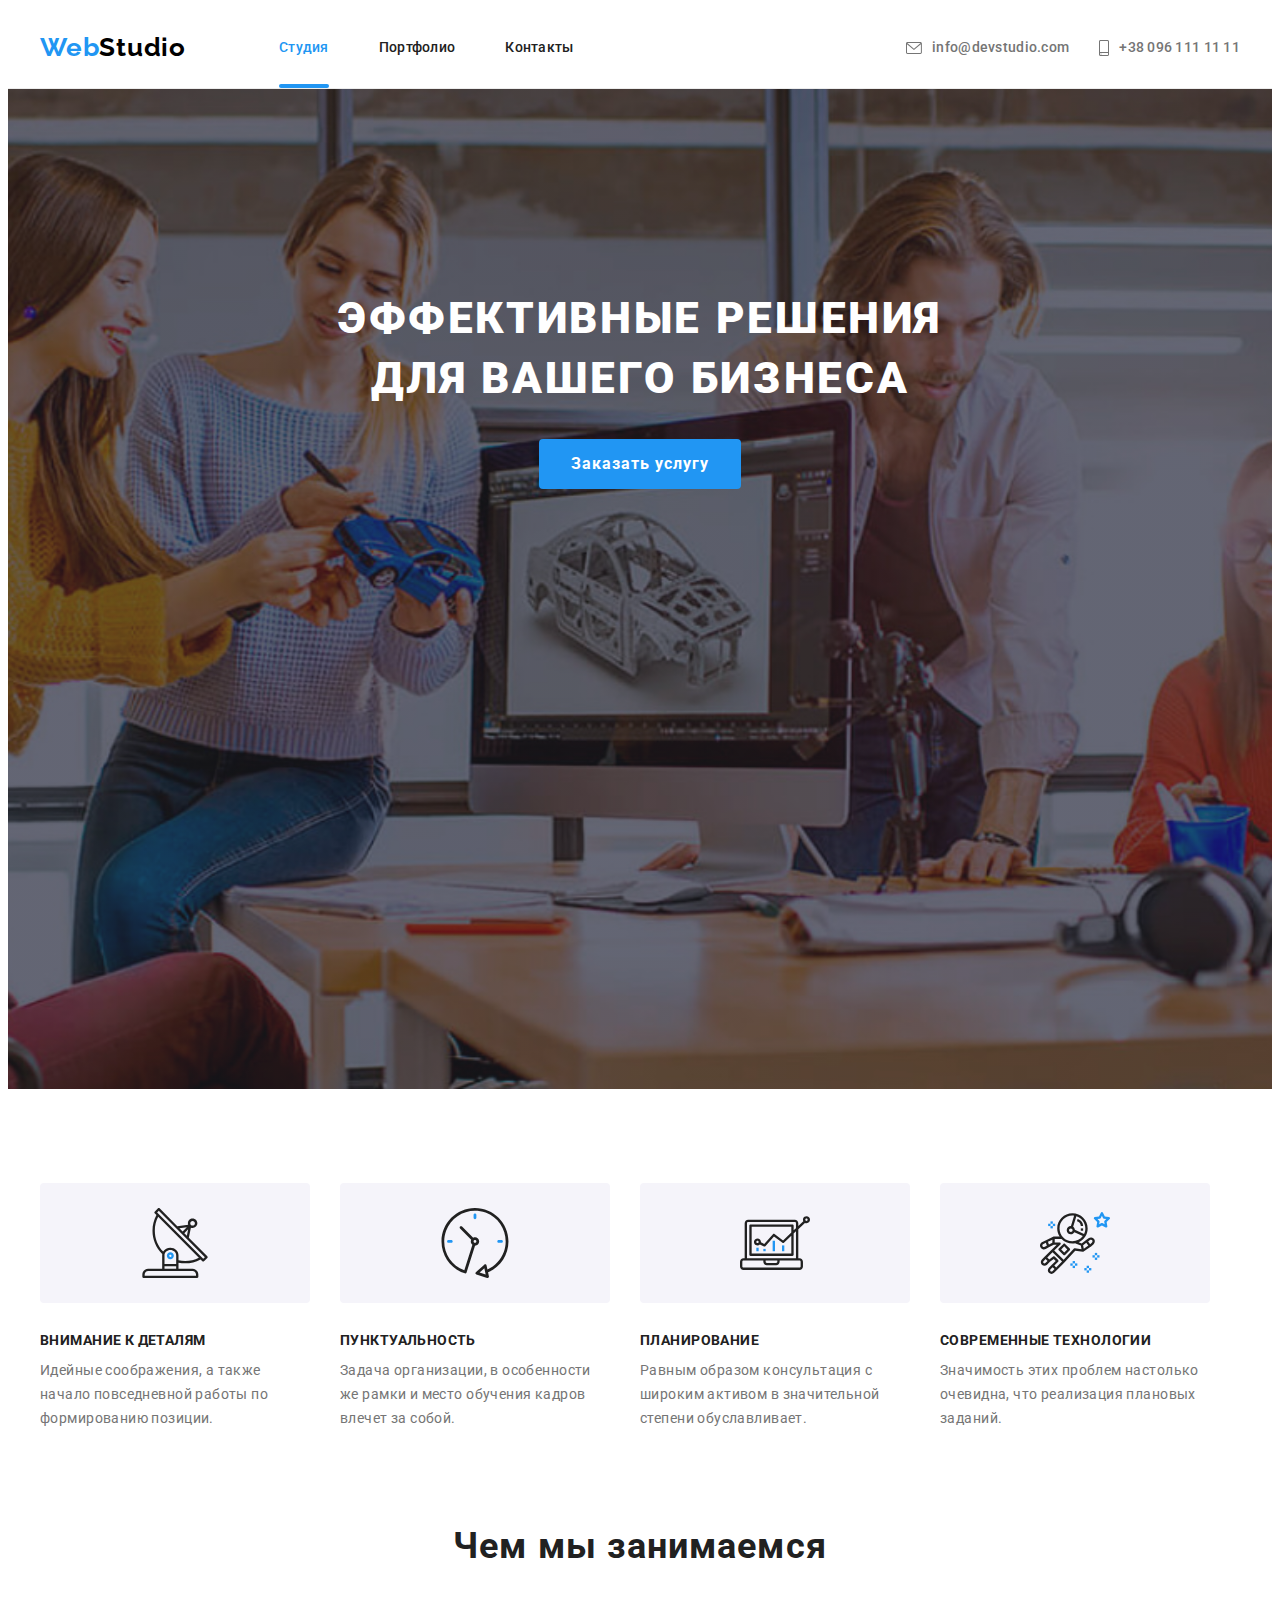
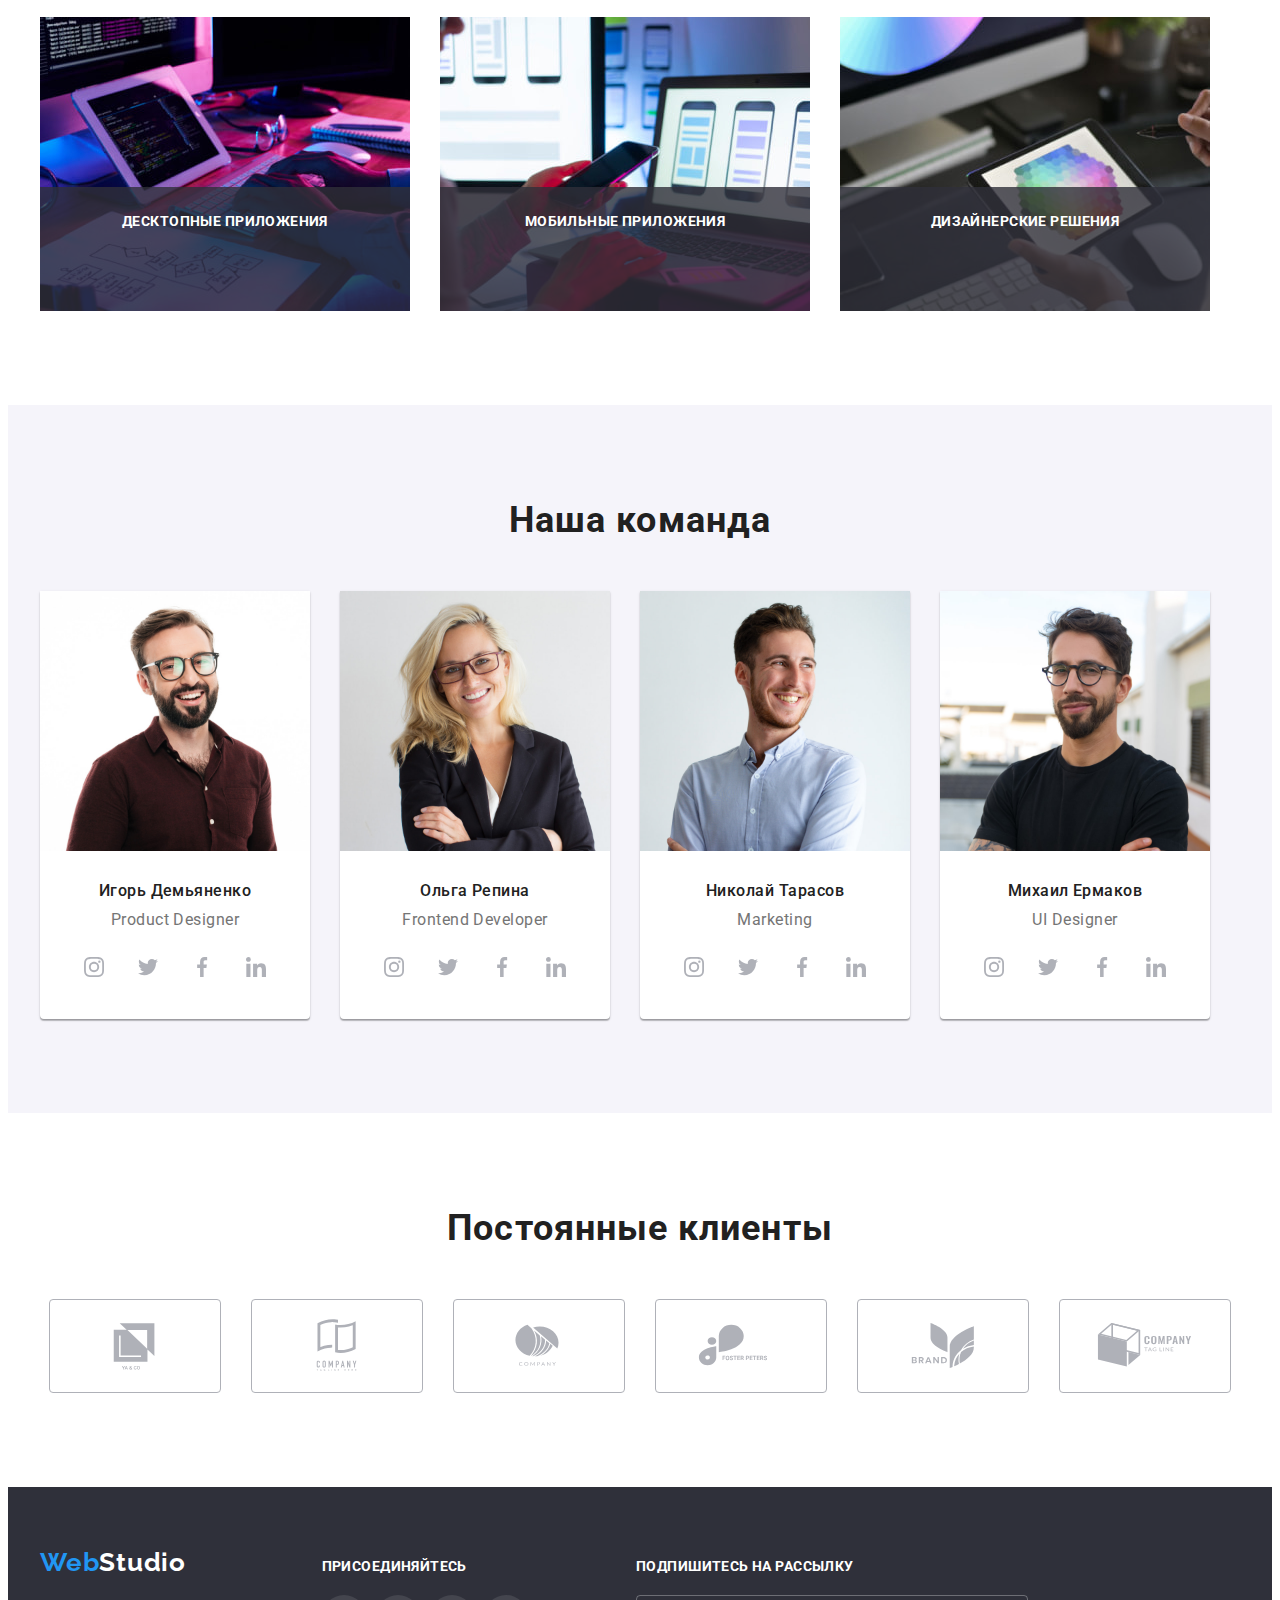
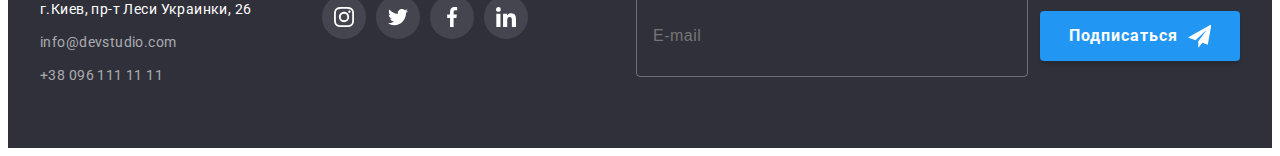
<file: index.html>
<!DOCTYPE html>
<html lang="ru">
  <head>
    <meta charset="UTF-8" />
    <meta http-equiv="X-UA-Compatible" content="IE=edge" />
    <meta name="viewport" content="width=device-width, initial-scale=1.0" />
    <title>Студия</title>
    <!--Google Fonts-->
    <link rel="preconnect" href="https://fonts.googleapis.com" />
    <link rel="preconnect" href="https://fonts.gstatic.com" crossorigin />
    <link
      href="https://fonts.googleapis.com/css2?family=Raleway:wght@700&family=Roboto:wght@400;500;700;900&display=swap"
      rel="stylesheet"
    />
    <!-- Modern-normalize -->
    <link
      rel="stylesheet"
      href="https://cdnjs.cloudflare.com/ajax/libs/modern-normalize/1.1.0/modern-normalize.min.css"
      integrity="sha512-wpPYUAdjBVSE4KJnH1VR1HeZfpl1ub8YT/NKx4PuQ5NmX2tKuGu6U/JRp5y+Y8XG2tV+wKQpNHVUX03MfMFn9Q=="
      crossorigin="anonymous"
      referrerpolicy="no-referrer"
    />
    <!--Пользовательские стили-->
    <link rel="stylesheet" href="./CSS/styles.css" />
  </head>
  <body>
    <!--Шапка сайта-->
    <header class="header">
      <div class="container header-container">
        <!--Логотип компании-->
        <a class="logo link" href="./index.html" aria-label="Логотип сайта" lang="en"
          >Web<span class="header-studio">Studio</span></a
        >
        <!--Навигация сайта-->
        <nav class="navigation">
          <ul class="list navigation-list">
            <li class="navigation-item">
              <a class="link navigation-link current" href="./index.html">Студия</a>
            </li>
            <li class="navigation-item">
              <a class="link navigation-link" href="./portfolio.html">Портфолио</a>
            </li>
            <li class="navigation-item">
              <a class="link navigation-link" href="#contacts">Контакты</a>
            </li>
          </ul>
        </nav>
        <!--Контактные данные-->
        <ul class="list contacts-list">
          <li class="contacts-item">
            <a class="link contacts-link" href="mailto:info@devstudio.com">
              <svg class="contacts-icon" width="16px" height="12px">
                <use href="./images/sprite.svg#mail"></use>
              </svg>
              info@devstudio.com</a
            >
          </li>
          <li class="contacts-item">
            <a class="link contacts-link" href="tel:+380961111111">
              <svg class="contacts-icon" width="10px" height="16px">
                <use href="./images/sprite.svg#smartphone"></use>
              </svg>
              +38 096 111 11 11</a
            >
          </li>
        </ul>
      </div>
    </header>
    <!--Основной контент сайта-->
    <main>
      <!--Герой-->
      <section class="hero">
        <div class="container">
          <h1 class="main-title">Эффективные решения для вашего бизнеса</h1>
          <button class="btn hero-btn" type="button" data-modal-open>Заказать услугу</button>
        </div>
      </section>
      <!--Преимущества студии-->
      <section class="advantages section">
        <div class="container">
          <h2 class="visually-hidden">Преимущества студии</h2>
          <ul class="list advantages-list">
            <li class="advantages-item">
              <div class="advantages-frame">
                <svg class="advantages-icon">
                  <use href="./images/sprite.svg#antenna"></use>
                </svg>
              </div>
              <h3 class="advantages-title">Внимание к деталям</h3>
              <p class="advantages-description">
                Идейные соображения, а также начало повседневной работы по формированию позиции.
              </p>
            </li>
            <li class="advantages-item">
              <div class="advantages-frame">
                <svg class="advantages-icon">
                  <use href="./images/sprite.svg#clock"></use>
                </svg>
              </div>
              <h3 class="advantages-title">Пунктуальность</h3>
              <p class="advantages-description">
                Задача организации, в особенности же рамки и место обучения кадров влечет за собой.
              </p>
            </li>
            <li class="advantages-item">
              <div class="advantages-frame">
                <svg class="advantages-icon">
                  <use href="./images/sprite.svg#diagram"></use>
                </svg>
              </div>
              <h3 class="advantages-title">Планирование</h3>
              <p class="advantages-description">
                Равным образом консультация с широким активом в значительной степени обуславливает.
              </p>
            </li>
            <li class="advantages-item">
              <div class="advantages-frame">
                <svg class="advantages-icon">
                  <use href="./images/sprite.svg#astronaut"></use>
                </svg>
              </div>
              <h3 class="advantages-title">Современные технологии</h3>
              <p class="advantages-description">
                Значимость этих проблем настолько очевидна, что реализация плановых заданий.
              </p>
            </li>
          </ul>
        </div>
      </section>
      <!--Веб-разработка для разных гаджетов-->
      <section class="direction section">
        <div class="container">
          <h2 class="direction-title">Чем мы занимаемся</h2>
          <ul class="list direction-list">
            <li class="direction-item">
              <img
                class="direction-img"
                src="./images/main/desktop.jpg"
                alt="Веб-сайт для рабочего стола"
                width="370"
                height="294"
              />
              <p class="direction-description">Десктопные приложения</p>
            </li>
            <li class="direction-item">
              <img
                class="direction-img"
                src="./images/main/phone.jpg"
                alt="Веб-сайт для мобильного телефона"
                width="370"
                height="294"
              />
              <p class="direction-description">Мобильные приложения</p>
            </li>
            <li class="direction-item">
              <img
                class="direction-img"
                src="./images/main/tablet.jpg"
                alt="Веб-сайт для планшета"
                width="370"
                height="294"
              />
              <p class="direction-description">Дизайнерские решения</p>
            </li>
          </ul>
        </div>
      </section>
      <!--Команда-->
      <section class="team section">
        <div class="container">
          <h2 class="team-title">Наша команда</h2>
          <ul class="list team-list">
            <li class="team-item">
              <img
                class="team-img"
                src="./images/team/Igor.jpg"
                alt="портрет Игоря Демьяненко"
                width="270"
                height="260"
              />
              <div class="photo-description">
                <h3 class="photo-title">Игорь Демьяненко</h3>
                <p class="position">Product Designer</p>
                <ul class="social-list list">
                  <li class="social-items">
                    <a
                      class="social-link link"
                      href=""
                      target="_blank"
                      rel="noopener noreferrer"
                      aria-label="иконка Instagram"
                    >
                      <svg class="socials-icon" width="20" height="20">
                        <use href="./images/sprite.svg#instagram"></use>
                      </svg>
                    </a>
                  </li>
                  <li class="social-items">
                    <a
                      class="social-link link"
                      href=""
                      target="_blank"
                      rel="noopener noreferrer"
                      aria-label="иконка Twitter"
                    >
                      <svg class="socials-icon" width="20" height="20">
                        <use href="./images/sprite.svg#twitter"></use>
                      </svg>
                    </a>
                  </li>
                  <li class="social-items">
                    <a
                      class="social-link link"
                      href=""
                      target="_blank"
                      rel="noopener noreferrer"
                      aria-label="иконка Facebook"
                    >
                      <svg class="socials-icon" width="20" height="20">
                        <use href="./images/sprite.svg#facebook"></use>
                      </svg>
                    </a>
                  </li>
                  <li class="social-items">
                    <a
                      class="social-link link"
                      href=""
                      target="_blank"
                      rel="noopener noreferrer"
                      aria-label="иконка Linkedin"
                    >
                      <svg class="socials-icon" width="20" height="20">
                        <use href="./images/sprite.svg#linkedin"></use>
                      </svg>
                    </a>
                  </li>
                </ul>
              </div>
            </li>
            <li class="team-item">
              <img
                class="team-img"
                src="./images/team/Olga.jpg"
                alt="портрет Ольги Репиной"
                width="270"
                height="260"
              />
              <div class="photo-description">
                <h3 class="photo-title">Ольга Репина</h3>
                <p class="position">Frontend Developer</p>
                <ul class="social-list list">
                  <li class="social-items">
                    <a
                      class="social-link link"
                      href=""
                      target="_blank"
                      rel="noopener noreferrer"
                      aria-label="иконка Instagram"
                    >
                      <svg class="socials-icon" width="20" height="20">
                        <use href="./images/sprite.svg#instagram"></use>
                      </svg>
                    </a>
                  </li>
                  <li class="social-items">
                    <a
                      class="social-link link"
                      href=""
                      target="_blank"
                      rel="noopener noreferrer"
                      aria-label="иконка Twitter"
                    >
                      <svg class="socials-icon" width="20" height="20">
                        <use href="./images/sprite.svg#twitter"></use>
                      </svg>
                    </a>
                  </li>
                  <li class="social-items">
                    <a
                      class="social-link link"
                      href=""
                      target="_blank"
                      rel="noopener noreferrer"
                      aria-label="иконка Facebook"
                    >
                      <svg class="socials-icon" width="20" height="20">
                        <use href="./images/sprite.svg#facebook"></use>
                      </svg>
                    </a>
                  </li>
                  <li class="social-items">
                    <a
                      class="social-link link"
                      href=""
                      target="_blank"
                      rel="noopener noreferrer"
                      aria-label="иконка Linkedin"
                    >
                      <svg class="socials-icon" width="20" height="20">
                        <use href="./images/sprite.svg#linkedin"></use>
                      </svg>
                    </a>
                  </li>
                </ul>
              </div>
            </li>
            <li class="team-item">
              <img
                class="team-img"
                src="./images/team/Nikolay.jpg"
                alt="портрет Николая Тарасова"
                width="270"
                height="260"
              />
              <div class="photo-description">
                <h3 class="photo-title">Николай Тарасов</h3>
                <p class="position">Marketing</p>
                <ul class="social-list list">
                  <li class="social-items">
                    <a
                      class="social-link link"
                      href=""
                      target="_blank"
                      rel="noopener noreferrer"
                      aria-label="иконка Instagram"
                    >
                      <svg class="socials-icon" width="20" height="20">
                        <use href="./images/sprite.svg#instagram"></use>
                      </svg>
                    </a>
                  </li>
                  <li class="social-items">
                    <a
                      class="social-link link"
                      href=""
                      target="_blank"
                      rel="noopener noreferrer"
                      aria-label="иконка Twitter"
                    >
                      <svg class="socials-icon" width="20" height="20">
                        <use href="./images/sprite.svg#twitter"></use>
                      </svg>
                    </a>
                  </li>
                  <li class="social-items">
                    <a
                      class="social-link link"
                      href=""
                      target="_blank"
                      rel="noopener noreferrer"
                      aria-label="иконка Facebook"
                    >
                      <svg class="socials-icon" width="20" height="20">
                        <use href="./images/sprite.svg#facebook"></use>
                      </svg>
                    </a>
                  </li>
                  <li class="social-items">
                    <a
                      class="social-link link"
                      href=""
                      target="_blank"
                      rel="noopener noreferrer"
                      aria-label="иконка Linkedin"
                    >
                      <svg class="socials-icon" width="20" height="20">
                        <use href="./images/sprite.svg#linkedin"></use>
                      </svg>
                    </a>
                  </li>
                </ul>
              </div>
            </li>
            <li class="team-item">
              <img
                class="team-img"
                src="./images/team/Michail.jpg"
                alt="портрет Михаила Ермакова"
                width="270"
                height="260"
              />
              <div class="photo-description">
                <h3 class="photo-title">Михаил Ермаков</h3>
                <p class="position">UI Designer</p>
                <ul class="social-list list">
                  <li class="social-items">
                    <a
                      class="social-link link"
                      href=""
                      target="_blank"
                      rel="noopener noreferrer"
                      aria-label="иконка Instagram"
                    >
                      <svg class="socials-icon" width="20" height="20">
                        <use href="./images/sprite.svg#instagram"></use>
                      </svg>
                    </a>
                  </li>
                  <li class="social-items">
                    <a
                      class="social-link link"
                      href=""
                      target="_blank"
                      rel="noopener noreferrer"
                      aria-label="иконка Twitter"
                    >
                      <svg class="socials-icon" width="20" height="20">
                        <use href="./images/sprite.svg#twitter"></use>
                      </svg>
                    </a>
                  </li>
                  <li class="social-items">
                    <a
                      class="social-link link"
                      href=""
                      target="_blank"
                      rel="noopener noreferrer"
                      aria-label="иконка Facebook"
                    >
                      <svg class="socials-icon" width="20" height="20">
                        <use href="./images/sprite.svg#facebook"></use>
                      </svg>
                    </a>
                  </li>
                  <li class="social-items">
                    <a
                      class="social-link link"
                      href=""
                      target="_blank"
                      rel="noopener noreferrer"
                      aria-label="иконка Linkedin"
                    >
                      <svg class="socials-icon" width="20" height="20">
                        <use href="./images/sprite.svg#linkedin"></use>
                      </svg>
                    </a>
                  </li>
                </ul>
              </div>
            </li>
          </ul>
        </div>
      </section>
      <!-- Постоянные клиенты -->
      <section class="section clients">
        <div class="container">
          <h2 class="clients-title">Постоянные клиенты</h2>
          <ul class="clients-list list">
            <li class="clients-item">
              <a href="" class="clients-link" aria-label="логотип YA&CO">
                <svg class="clients-icon">
                  <use href="./images/sprite.svg#ya-co"></use>
                </svg>
              </a>
            </li>
            <li class="clients-item">
              <a href="" class="clients-link" aria-label="логотип TagLine Here Company">
                <svg class="clients-icon">
                  <use href="./images/sprite.svg#company-tag-here"></use>
                </svg>
              </a>
            </li>
            <li class="clients-item">
              <a href="" class="clients-link" aria-label="логотип Company">
                <svg class="clients-icon">
                  <use href="./images/sprite.svg#company"></use>
                </svg>
              </a>
            </li>
            <li class="clients-item">
              <a href="" class="clients-link" aria-label="логотип Foster Peters">
                <svg class="clients-icon">
                  <use href="./images/sprite.svg#foster-peters"></use>
                </svg>
              </a>
            </li>
            <li class="clients-item">
              <a href="" class="clients-link" aria-label="логотип Brand">
                <svg class="clients-icon">
                  <use href="./images/sprite.svg#brand"></use>
                </svg>
              </a>
            </li>
            <li class="clients-item">
              <a href="" class="clients-link" aria-label="логотип Company TagLine">
                <svg class="clients-icon">
                  <use href="./images/sprite.svg#company-tag-line"></use>
                </svg>
              </a>
            </li>
          </ul>
        </div>
      </section>
    </main>
    <!--Подвал сайта-->
    <footer class="footer">
      <div class="container footer-container">
        <div class="logo-address">
          <!--Логотип-->
          <a class="logo-footer logo link" href="./index.html" aria-label="Логотип сайта" lang="en"
            >Web<span class="footer-studio">Studio</span></a
          >
          <!--Адреc и Контактные данные-->
          <address id="contacts">
            <ul class="list footer-list">
              <li class="footer-item">
                <a
                  class="link address-link"
                  href="https://www.google.com.ua/maps/place/%D0%B1%D1%83%D0%BB.+%D0%9B%D0%B5%D1%81%D0%B8+%D0%A3%D0%BA%D1%80%D0%B0%D0%B8%D0%BD%D0%BA%D0%B8,+26,+%D0%9A%D0%B8%D0%B5%D0%B2,+02000/@50.4265807,30.5361971,17z/data=!3m1!4b1!4m5!3m4!1s0x40d4cf0e033ecbe9:0x57a4dffefec77da0!8m2!3d50.4265807!4d30.5383858?hl=ru"
                  >г.Киев, пр-т Леси Украинки, 26</a
                >
              </li>
              <li class="footer-item">
                <a class="link footer-link" href="mailto:info@devstudio.com">info@devstudio.com</a>
              </li>
              <li class="footer-item">
                <a class="link footer-link" href="tel:+380961111111">+38 096 111 11 11</a>
              </li>
            </ul>
          </address>
        </div>
        <!-- Присоединяйтесь -->
        <div class="join-us">
          <p class="footer-title">присоединяйтесь</p>
          <ul class="social-list list">
            <li class="social-items">
              <a
                class="social-link link social-link-join"
                href=""
                target="_blank"
                rel="noopener noreferrer"
                aria-label="иконка Instagram"
              >
                <svg class="socials-icon" width="20" height="20">
                  <use href="./images/sprite.svg#instagram"></use>
                </svg>
              </a>
            </li>
            <li class="social-items">
              <a
                class="social-link link social-link-join"
                href=""
                target="_blank"
                rel="noopener noreferrer"
                aria-label="иконка Twitter"
              >
                <svg class="socials-icon" width="20" height="20">
                  <use href="./images/sprite.svg#twitter"></use>
                </svg>
              </a>
            </li>
            <li class="social-items">
              <a
                class="social-link link social-link-join"
                href=""
                target="_blank"
                rel="noopener noreferrer"
                aria-label="иконка Facebook"
              >
                <svg class="socials-icon" width="20" height="20">
                  <use href="./images/sprite.svg#facebook"></use>
                </svg>
              </a>
            </li>
            <li class="social-items">
              <a
                class="social-link link social-link-join"
                href=""
                target="_blank"
                rel="noopener noreferrer"
                aria-label="иконка Linkedin"
              >
                <svg class="socials-icon" width="20" height="20">
                  <use href="./images/sprite.svg#linkedin"></use>
                </svg>
              </a>
            </li>
          </ul>
        </div>
        <!-- Подпишитесь на рассылку -->
        <div class="subscribe">
          <b class="subscribe-title">Подпишитесь на рассылку</b>
          <form class="subscribe-form">
            <label class="subscribe-label-hidden" for="subscribe-email">
              <input
                class="subscribe-email"
                name="subscribe-email"
                type="email"
                id="subscribe-email"
                placeholder="E-mail"
            /></label>
            <button class="btn subscribe-btn" type="submit">
              <span class="subscribe-btn-title">Подписаться</span
              ><svg class="subscribe-icon" width="24" height="24">
                <use href="./images/sprite.svg#subscribe-icon"></use>
              </svg>
            </button>
          </form>
        </div>
      </div>
    </footer>
    <!-- Модальное окно -->
    <div class="backdrop is-hidden" data-modal>
      <div class="modal-wrapper">
        <button class="modal-btn" data-modal-close>
          <svg class="close-icon" width="18" height="18">
            <use href="./images/sprite.svg#modal-win-close"></use>
          </svg>
        </button>
        <b class="modal-title">Оставьте свои данные, мы вам перезвоним</b>
        <form class="modal-form" name="modal-form">
          <div class="modal-form-area">
            <label class="modal-form-group" for="name"><span class="user-item">Имя</span></label>
            <div class="input-area">
              <input class="modal-input" type="text" name="user-name" id="name" />
              <svg class="modal-icon" width="18" height="18">
                <use href="./images/sprite.svg#modal-win-person"></use>
              </svg>
            </div>
          </div>
          <div class="modal-form-area">
            <label class="modal-form-group" for="phone"
              ><span class="user-item">Телефон</span></label
            >
            <div class="input-area">
              <input class="modal-input" type="tel" name="user-phone" id="phone" />
              <svg class="modal-icon" width="18" height="18">
                <use href="./images/sprite.svg#modal-win-phone"></use>
              </svg>
            </div>
          </div>

          <div class="modal-form-area">
            <label class="modal-form-group" for="email"><span class="user-item">Почта</span></label>
            <div class="input-area">
              <input class="modal-input" type="email" name="user-email" id="email" />
              <svg class="modal-icon" width="18" height="18">
                <use href="./images/sprite.svg#modal-win-email"></use>
              </svg>
            </div>
          </div>

          <div class="modal-form-coment">
            <label class="modal-form-group" for="comment"
              ><span class="user-item">Комментарий</span></label
            >
            <textarea
              class="comment-area"
              name="comments"
              placeholder="Введите такст"
              id="comment"
            ></textarea>
          </div>
          <div class="agreement-wrap">
            <label class="modal-policy-group">
              <input class="checkbox visually-hidden" type="checkbox" name="checkbox" />
              <span class="custom-checkbox">
                <svg class="agreement-icon" width="11" height="8">
                  <use href="./images/sprite.svg#agreement-icon"></use>
                </svg>
              </span>
              <span class="checkbox-txt"
                >Соглашаюсь с рассылкой и принимаю
                <a
                  class="agreement-link"
                  href=""
                  target="_blank"
                  rel="noopener noreferrer"
                  aria-label="Условия договора"
                  >Условия договора</a
                ></span
              ></label
            >
          </div>
          <button class="btn modal-btn-submit" type="submit">
            <span class="modal-btn-submit-txt">Отправить</span>
          </button>
        </form>
      </div>
    </div>
    <!-- Script-JS -->
    <script src="./js/modal.js"></script>
  </body>
</html>
</file>
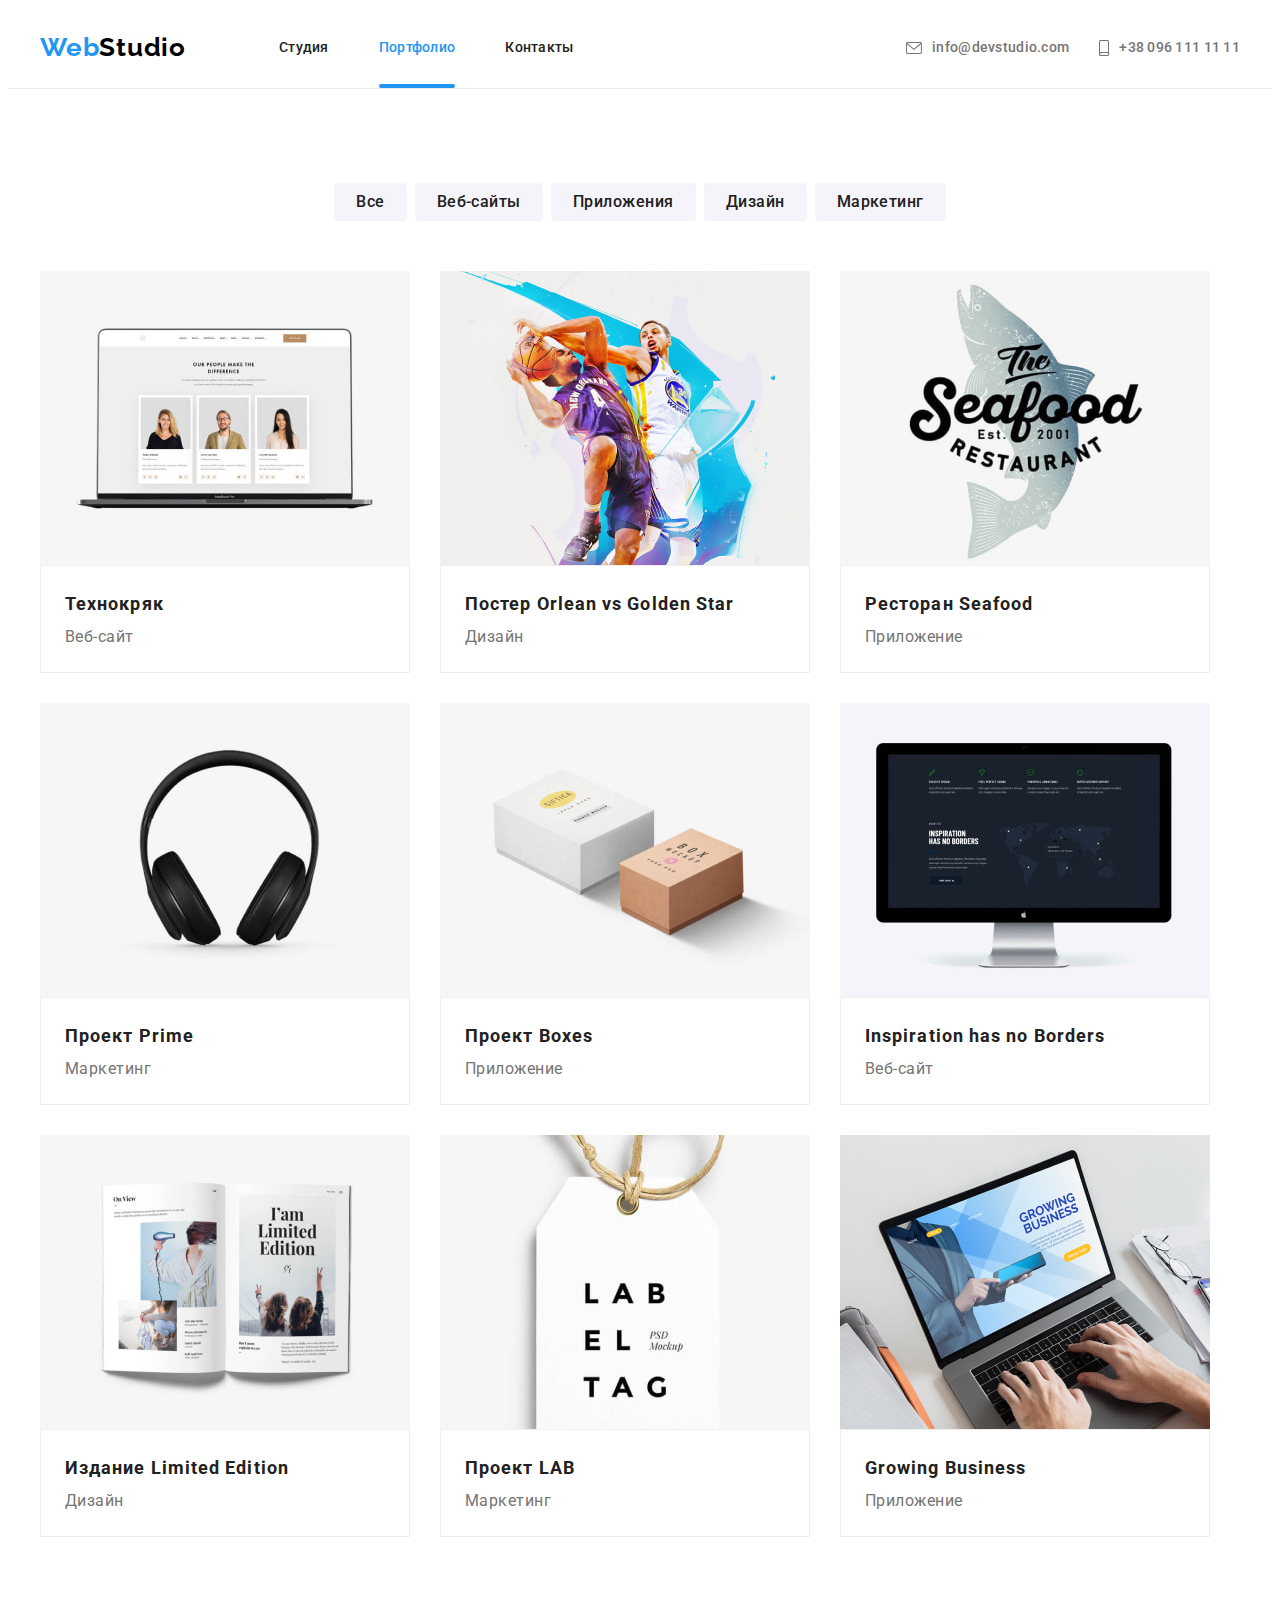
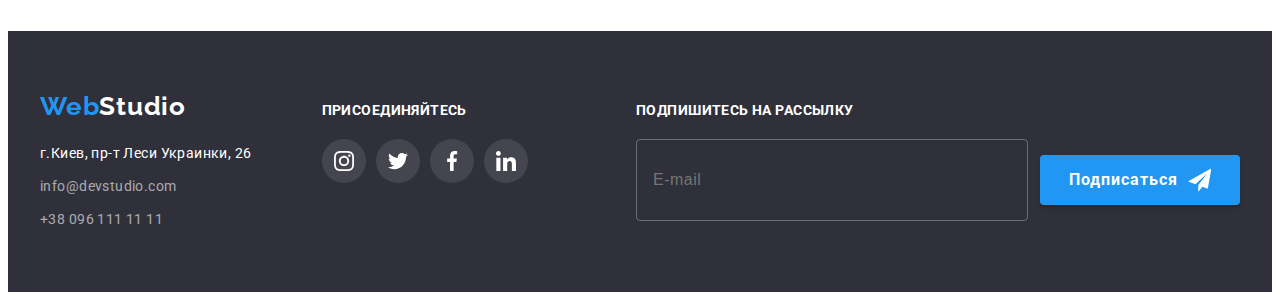
<file: portfolio.html>
<!DOCTYPE html>
<html lang="ru">
  <head>
    <meta charset="UTF-8" />
    <meta http-equiv="X-UA-Compatible" content="IE=edge" />
    <meta name="viewport" content="width=device-width, initial-scale=1.0" />
    <title>Портфолио</title>
    <!--Google Fonts-->
    <link rel="preconnect" href="https://fonts.googleapis.com" />
    <link rel="preconnect" href="https://fonts.gstatic.com" crossorigin />
    <link
      href="https://fonts.googleapis.com/css2?family=Raleway:wght@700&family=Roboto:wght@400;500;700;900&display=swap"
      rel="stylesheet"
    />
    <!-- Modern-normalize -->
    <link
      rel="stylesheet"
      href="https://cdnjs.cloudflare.com/ajax/libs/modern-normalize/1.1.0/modern-normalize.min.css"
      integrity="sha512-wpPYUAdjBVSE4KJnH1VR1HeZfpl1ub8YT/NKx4PuQ5NmX2tKuGu6U/JRp5y+Y8XG2tV+wKQpNHVUX03MfMFn9Q=="
      crossorigin="anonymous"
      referrerpolicy="no-referrer"
    />
    <!--Пользовательские стили-->
    <link rel="stylesheet" href="./CSS/styles.css" />
  </head>
  <body>
    <!--Шапка сайта-->
    <header class="header">
      <div class="container header-container">
        <!--Логотип компании-->
        <a class="logo link" href="./index.html" aria-label="Логотип сайта" lang="en"
          >Web<span class="header-studio">Studio</span></a
        >
        <!--Навигация сайта-->
        <nav class="navigation">
          <ul class="list navigation-list">
            <li class="navigation-item">
              <a class="link navigation-link" href="./index.html">Студия</a>
            </li>
            <li class="navigation-item">
              <a class="link navigation-link current" href="./portfolio.html">Портфолио</a>
            </li>
            <li class="navigation-item">
              <a class="link navigation-link" href="#contacts">Контакты</a>
            </li>
          </ul>
        </nav>
        <!--Контактные данные-->
        <ul class="list contacts-list">
          <li class="contacts-item">
            <a class="link contacts-link" href="mailto:info@devstudio.com">
              <svg class="contacts-icon" width="16px" height="12px">
                <use href="./images/sprite.svg#mail"></use>
              </svg>
              info@devstudio.com</a
            >
          </li>
          <li class="contacts-item">
            <a class="link contacts-link" href="tel:+380961111111">
              <svg class="contacts-icon" width="10px" height="16px">
                <use href="./images/sprite.svg#smartphone"></use>
              </svg>
              +38 096 111 11 11</a
            >
          </li>
        </ul>
      </div>
    </header>
    <!--Основной контент Портфолио-->
    <main>
      <!--Галерея проектов-->
      <section class="gallery section">
        <div class="container">
          <ul class="list filter-list">
            <li class="filter-item">
              <button class="btn filter-btn" type="button">Все</button>
            </li>
            <li class="filter-item">
              <button class="btn filter-btn" type="button">Веб-сайты</button>
            </li>
            <li class="filter-item">
              <button class="btn filter-btn" type="button">Приложения</button>
            </li>
            <li class="filter-item">
              <button class="btn filter-btn" type="button">Дизайн</button>
            </li>
            <li class="filter-item">
              <button class="btn filter-btn" type="button">Маркетинг</button>
            </li>
          </ul>
          <h1 class="visually-hidden">Галерея проектов</h1>
          <ul class="list projects-list">
            <li class="projects-item">
              <a class="link project-link" href="">
                <div class="animation-card">
                  <img
                    class="project-img"
                    src="./images/portfolio/img-1.jpg"
                    alt="Рабочий стол ноутбука"
                    width="370"
                    height="294"
                  />
                  <p class="animation-description">
                    Ресурс предлагает комплексные предложения с разным уровнем функционала и
                    сервисов. Все это позволит посетителю получить исчерпывающие сведения о компании
                    или частном лице.
                  </p>
                </div>
                <div class="project-description">
                  <h2 class="project-title">Технокряк</h2>
                  <p class="project-type">Веб-сайт</p>
                </div>
              </a>
            </li>
            <li class="projects-item">
              <a class="link project-link" href="">
                <div class="animation-card">
                  <img
                    class="project-img"
                    src="./images/portfolio/img-2.jpg"
                    alt="Баскетболисты"
                    width="370"
                    height="294"
                  />
                  <p class="animation-description">
                    Ресурс предлагает комплексные предложения с разным уровнем функционала и
                    сервисов. Все это позволит посетителю получить исчерпывающие сведения о компании
                    или частном лице.
                  </p>
                </div>
                <div class="project-description">
                  <h2 class="project-title">Постер <span lang="eu">Orlean vs Golden Star</span></h2>
                  <p class="project-type">Дизайн</p>
                </div>
              </a>
            </li>
            <li class="projects-item">
              <a class="link project-link" href="">
                <div class="animation-card">
                  <img
                    class="project-img"
                    src="./images/portfolio/img-3.jpg"
                    alt="Логотип ресторана"
                    width="370"
                    height="294"
                  />
                  <p class="animation-description">
                    Ресурс предлагает комплексные предложения с разным уровнем функционала и
                    сервисов. Все это позволит посетителю получить исчерпывающие сведения о компании
                    или частном лице.
                  </p>
                </div>
                <div class="project-description">
                  <h2 class="project-title">Ресторан <span lang="eu">Seafood</span></h2>
                  <p class="project-type">Приложение</p>
                </div>
              </a>
            </li>
            <li class="projects-item">
              <a class="link project-link" href="">
                <div class="animation-card">
                  <img
                    class="project-img"
                    src="./images/portfolio/img-4.jpg"
                    alt="Накладные наушники"
                    width="370"
                    height="294"
                  />
                  <p class="animation-description">
                    Ресурс предлагает комплексные предложения с разным уровнем функционала и
                    сервисов. Все это позволит посетителю получить исчерпывающие сведения о компании
                    или частном лице.
                  </p>
                </div>
                <div class="project-description">
                  <h2 class="project-title">Проект <span lang="eu">Prime</span></h2>
                  <p class="project-type">Маркетинг</p>
                </div>
              </a>
            </li>
            <li class="projects-item">
              <a class="link project-link" href="">
                <div class="animation-card">
                  <img
                    class="project-img"
                    src="./images/portfolio/img-5.jpg"
                    alt="Бумажные коробки"
                    width="370"
                    height="294"
                  />
                  <p class="animation-description">
                    Ресурс предлагает комплексные предложения с разным уровнем функционала и
                    сервисов. Все это позволит посетителю получить исчерпывающие сведения о компании
                    или частном лице.
                  </p>
                </div>
                <div class="project-description">
                  <h2 class="project-title">Проект <span lang="eu">Boxes</span></h2>
                  <p class="project-type">Приложение</p>
                </div>
              </a>
            </li>
            <li class="projects-item">
              <a class="link project-link" href="">
                <div class="animation-card">
                  <img
                    class="project-img"
                    src="./images/portfolio/img-6.jpg"
                    alt="Рабочий стол монитора"
                    width="370"
                    height="294"
                  />
                  <p class="animation-description">
                    Ресурс предлагает комплексные предложения с разным уровнем функционала и
                    сервисов. Все это позволит посетителю получить исчерпывающие сведения о компании
                    или частном лице.
                  </p>
                </div>
                <div class="project-description">
                  <h2 class="project-title" lang="eu">Inspiration has no Borders</h2>
                  <p class="project-type">Веб-сайт</p>
                </div>
              </a>
            </li>
            <li class="projects-item">
              <a class="link project-link" href="">
                <div class="animation-card">
                  <img
                    class="project-img"
                    src="./images/portfolio/img-7.jpg"
                    alt="Открытая книга"
                    width="370"
                    height="294"
                  />
                  <p class="animation-description">
                    Ресурс предлагает комплексные предложения с разным уровнем функционала и
                    сервисов. Все это позволит посетителю получить исчерпывающие сведения о компании
                    или частном лице.
                  </p>
                </div>
                <div class="project-description">
                  <h2 class="project-title">Издание <span lang="eu">Limited Edition</span></h2>
                  <p class="project-type">Дизайн</p>
                </div>
              </a>
            </li>
            <li class="projects-item">
              <a class="link project-link" href="">
                <div class="animation-card">
                  <img
                    class="project-img"
                    src="./images/portfolio/img-8.jpg"
                    alt="Бирка с логотипом"
                    width="370"
                    height="294"
                  />
                  <p class="animation-description">
                    Ресурс предлагает комплексные предложения с разным уровнем функционала и
                    сервисов. Все это позволит посетителю получить исчерпывающие сведения о компании
                    или частном лице.
                  </p>
                </div>
                <div class="project-description">
                  <h2 class="project-title">Проект <span lang="eu">LAB</span></h2>
                  <p class="project-type">Маркетинг</p>
                </div>
              </a>
            </li>
            <li class="projects-item">
              <a class="link project-link" href="">
                <div class="animation-card">
                  <img
                    class="project-img"
                    src="./images/portfolio/img-9.jpg"
                    alt="Руки на ноутбуке"
                    width="370"
                    height="294"
                  />
                  <p class="animation-description">
                    Ресурс предлагает комплексные предложения с разным уровнем функционала и
                    сервисов. Все это позволит посетителю получить исчерпывающие сведения о компании
                    или частном лице.
                  </p>
                </div>
                <div class="project-description">
                  <h2 class="project-title" lang="eu">Growing Business</h2>
                  <p class="project-type">Приложение</p>
                </div>
              </a>
            </li>
          </ul>
        </div>
      </section>
    </main>
    <!--Подвал сайта-->
    <footer class="footer">
      <div class="container footer-container">
        <div class="logo-address">
          <!--Логотип-->
          <a class="logo-footer logo link" href="./index.html" aria-label="Логотип сайта" lang="en"
            >Web<span class="footer-studio">Studio</span></a
          >
          <!--Адреc и Контактные данные-->
          <address id="contacts">
            <ul class="list footer-list">
              <li class="footer-item">
                <a
                  class="link address-link"
                  href="https://www.google.com.ua/maps/place/%D0%B1%D1%83%D0%BB.+%D0%9B%D0%B5%D1%81%D0%B8+%D0%A3%D0%BA%D1%80%D0%B0%D0%B8%D0%BD%D0%BA%D0%B8,+26,+%D0%9A%D0%B8%D0%B5%D0%B2,+02000/@50.4265807,30.5361971,17z/data=!3m1!4b1!4m5!3m4!1s0x40d4cf0e033ecbe9:0x57a4dffefec77da0!8m2!3d50.4265807!4d30.5383858?hl=ru"
                  >г.Киев, пр-т Леси Украинки, 26</a
                >
              </li>
              <li class="footer-item">
                <a class="link footer-link" href="mailto:info@devstudio.com">info@devstudio.com</a>
              </li>
              <li class="footer-item">
                <a class="link footer-link" href="tel:+380961111111">+38 096 111 11 11</a>
              </li>
            </ul>
          </address>
        </div>
        <!-- Присоединяйтесь -->
        <div class="join-us">
          <p class="footer-title">присоединяйтесь</p>
          <ul class="social-list list">
            <li class="social-items">
              <a
                class="social-link link social-link-join"
                href=""
                target="_blank"
                rel="noopener noreferrer"
                aria-label="иконка Instagram"
              >
                <svg class="socials-icon" width="20" height="20">
                  <use href="./images/sprite.svg#instagram"></use>
                </svg>
              </a>
            </li>
            <li class="social-items">
              <a
                class="social-link link social-link-join"
                href=""
                target="_blank"
                rel="noopener noreferrer"
                aria-label="иконка Twitter"
              >
                <svg class="socials-icon" width="20" height="20">
                  <use href="./images/sprite.svg#twitter"></use>
                </svg>
              </a>
            </li>
            <li class="social-items">
              <a
                class="social-link link social-link-join"
                href=""
                target="_blank"
                rel="noopener noreferrer"
                aria-label="иконка Facebook"
              >
                <svg class="socials-icon" width="20" height="20">
                  <use href="./images/sprite.svg#facebook"></use>
                </svg>
              </a>
            </li>
            <li class="social-items">
              <a
                class="social-link link social-link-join"
                href=""
                target="_blank"
                rel="noopener noreferrer"
                aria-label="иконка Linkedin"
              >
                <svg class="socials-icon" width="20" height="20">
                  <use href="./images/sprite.svg#linkedin"></use>
                </svg>
              </a>
            </li>
          </ul>
        </div>
        <!-- Подпишитесь на рассылку -->
        <div class="subscribe">
          <b class="subscribe-title">Подпишитесь на рассылку</b>
          <form class="subscribe-form">
            <label class="subscribe-label-hidden" for="subscribe-email">
              <input
                class="subscribe-email"
                name="subscribe-email"
                type="email"
                id="subscribe-email"
                placeholder="E-mail"
            /></label>
            <button class="btn subscribe-btn" type="submit">
              <span class="subscribe-btn-title">Подписаться</span
              ><svg class="subscribe-icon" width="24" height="24">
                <use href="./images/sprite.svg#subscribe-icon"></use>
              </svg>
            </button>
          </form>
        </div>
      </div>
    </footer>
    <!-- Script-JS -->
    <script src="./js/modal.js"></script>
  </body>
</html>
</file>
<file: CSS/styles.css>
:root {
  /* Google Fonts */
  --main-font: 'Roboto', sans-serif;
  --secondary-font: 'Raleway', sans-serif;

  /* text colors */
  --accent-cl: #2196f3;
  --main-txt-cl: #212121;
  --secondary-txt-cl: #ffffff;

  /* bacground colors */
  --main-bg-cl: #ffffff;
  --secondary-bg-cl: #2f303a;

  /* animation */
  --hov-focus: 250ms cubic-bezier(0.4, 0, 0.2, 1);
}
body {
  font-family: var(--main-font);
  background-color: var(--main-bg-cl);
  color: var(--main-txt-cl);
}
h1,
h2,
h3,
h4,
h5,
h6,
p,
b {
  margin: 0;
}
img {
  display: block;
  max-width: 100%;
  height: auto;
}
.visually-hidden {
  position: absolute;
  white-space: nowrap;
  width: 1px;
  height: 1px;
  overflow: hidden;
  border: 0;
  padding: 0;
  clip: rect(0 0 0 0);
  clip-path: inset(50%);
  margin: -1px;
}
.container {
  width: 1200px;
  padding-left: 15px;
  padding-right: 15px;
  margin-left: auto;
  margin-right: auto;
}
.section {
  padding-top: 94px;
  padding-bottom: 94px;
}
.list {
  list-style: none;
  padding: 0;
  margin: 0;
}
.link {
  text-decoration: none;
  color: currentColor;
}
.btn {
  cursor: pointer;
  border-style: none;
  font-family: inherit;
  color: inherit;
  border-radius: 4px;
  transition: background-color var(--hov-focus), color var(--hov-focus), box-shadow var(--hov-focus);
}
.btn:hover,
.btn:focus {
  color: var(--secondary-txt-cl);
  background-color: var(--accent-cl);
  box-shadow: 0px 3px 1px rgba(0, 0, 0, 0.1), 0px 1px 2px rgba(0, 0, 0, 0.08),
    0px 2px 2px rgba(0, 0, 0, 0.12);
}
.contacts-link:hover,
.footer-link:hover,
.address-link:hover,
.contacts-link:focus,
.footer-link:focus,
.address-link:focus,
.navigation-link:hover,
.navigation-link:focus {
  color: var(--accent-cl);
}
/* Header */
.header {
  border-bottom: 1px solid #ececec;
}
.header-container {
  display: flex;
  align-items: center;
}
.logo {
  font-family: var(--secondary-font);
  font-weight: 700;
  font-size: 26px;
  line-height: 1.19;
  letter-spacing: 0.03em;
  color: var(--accent-cl);
  display: block;
  padding-top: 24px;
  padding-bottom: 25px;
  margin-right: 93px;
}
.header-studio {
  color: #000000;
}
.navigation-list {
  align-items: center;
  display: flex;
}

.navigation-item {
  margin-right: 50px;
}
.navigation-item:last-child,
.contacts-item:last-child {
  margin-right: 0px;
}
.navigation-link {
  font-weight: 500;
  font-size: 14px;
  line-height: 1.14;
  letter-spacing: 0.02em;
  display: block;
  padding-top: 32px;
  padding-bottom: 32px;
  position: relative;
  transition: color var(--hov-focus);
}
.navigation-link.current {
  color: var(--accent-cl);
}
.navigation-link.current::after {
  content: '';
  display: block;
  width: 100%;
  height: 4px;
  background-color: var(--accent-cl);
  border-radius: 2px;
  position: absolute;
  bottom: 0;
  left: 0;
}
.contacts-list {
  margin-left: auto;
  display: flex;
  align-items: center;
}
.contacts-item {
  margin-right: 30px;
  align-items: center;
}
.contacts-link {
  font-weight: 500;
  font-size: 14px;
  line-height: 1.14;
  letter-spacing: 0.02em;
  color: #757575;
  display: flex;
  padding-top: 32px;
  padding-bottom: 32px;
  align-items: center;
  transition: color var(--hov-focus);
}
.contacts-icon {
  fill: currentColor;
  margin-right: 10px;
}

/* Main content */
.hero {
  background-color: #c4c4c4;
  background-image: linear-gradient(to bottom, rgba(47, 48, 58, 0.4), rgba(47, 48, 58, 0.4)),
    url(../images/main/hero.jpg);
  max-width: 1600px;
  height: 600px;
  margin-left: auto;
  margin-right: auto;
  background-position: center;
  background-size: cover;
  padding-top: 200px;
  padding-bottom: 200px;
}
.main-title {
  font-weight: 900;
  font-size: 44px;
  line-height: 1.36;
  text-align: center;
  letter-spacing: 0.06em;
  text-transform: uppercase;
  color: var(--secondary-txt-cl);
  width: 696px;
  height: 120px;
  margin-left: auto;
  margin-right: auto;
  margin-bottom: 30px;
}
.hero-btn {
  background-color: var(--accent-cl);
  color: var(--secondary-txt-cl);
  font-weight: 700;
  font-size: 16px;
  line-height: 1.88;
  display: flex;
  align-items: center;
  text-align: center;
  letter-spacing: 0.06em;
  padding: 10px 32px;
  max-width: 250px;
  min-width: 200px;
  min-height: 50px;
  margin-left: auto;
  margin-right: auto;
  transition: background-color var(--hov-focus);
}
.hero-btn:hover,
.hero-btn:focus {
  background-color: #188ce8;
}
/* Преимущества студии */
.advantages {
  padding-bottom: 0px;
}
.advantages-list {
  display: flex;
  align-items: flex-start;
}
.advantages-item {
  margin-right: 30px;
}
.advantages-item:last-child {
  margin-right: 0px;
}
.advantages-frame {
  width: 270px;
  height: 120px;
  background-color: #f5f4fa;
  border-radius: 4px;
  display: flex;
  align-items: center;
  justify-content: center;
  margin-bottom: 30px;
}
.advantages-icon {
  width: 70px;
  height: 70px;
}
.advantages-title {
  font-weight: 700;
  font-size: 14px;
  line-height: 1.14;
  letter-spacing: 0.03em;
  text-transform: uppercase;
  margin-bottom: 10px;
}
.advantages-description {
  font-size: 14px;
  line-height: 1.71;
  letter-spacing: 0.03em;
  color: #757575;
  max-width: 270px;
  max-height: 75px;
}
/* Веб-разработка для разных гаджетов */
.direction-title,
.team-title,
.clients-title {
  font-weight: 700;
  font-size: 36px;
  line-height: 1.17;
  text-align: center;
  letter-spacing: 0.03em;
  margin-bottom: 50px;
}
.direction-list {
  display: flex;
  align-items: center;
}
.direction-item {
  margin-right: 30px;
  position: relative;
}
.direction-item:last-child {
  margin-right: 0px;
}
.direction-description {
  font-weight: 700;
  font-size: 14px;
  line-height: 1.14;
  text-align: center;
  letter-spacing: 0.03em;
  text-transform: uppercase;
  color: var(--secondary-txt-cl);
  width: 100%;
  height: 70px;
  padding-top: 27px;
  padding-bottom: 27px;
  background-color: rgba(47, 48, 58, 0.8);
  position: absolute;
  bottom: 0;
  left: 0;
}
/* Команда */
.team {
  background-color: #f5f4fa;
}
.team-list {
  display: flex;
  align-items: center;
}
.team-item {
  background-color: var(--main-bg-cl);
  box-shadow: 0px 1px 3px rgba(0, 0, 0, 0.12), 0px 1px 1px rgba(0, 0, 0, 0.14),
    0px 2px 1px rgba(0, 0, 0, 0.2);
  border-radius: 0px 0px 4px 4px;
  margin-right: 30px;
}
.photo-title {
  font-weight: 500;
  font-size: 16px;
  line-height: 1.19;
  text-align: center;
  letter-spacing: 0.03em;
  margin-bottom: 10px;
}
.position {
  font-size: 16px;
  line-height: 1.1875;
  text-align: center;
  letter-spacing: 0.03em;
  color: #757575;
  margin-bottom: 16px;
}
.photo-description {
  padding-top: 30px;
  padding-bottom: 30px;
}
/* Соцсети */
.social-list {
  display: flex;
  align-items: center;
  justify-content: center;
  gap: 10px;
}
.social-link {
  width: 44px;
  height: 44px;
  background-color: var(--main-bg-cl);
  color: #afb1b8;
  display: flex;
  align-items: center;
  justify-content: center;
  border-radius: 50%;
  transition: background-color var(--hov-focus), color var(--hov-focus);
}
.social-link:hover,
.social-link:focus {
  background-color: var(--accent-cl);
  color: var(--secondary-txt-cl);
}
.socials-icon {
  fill: currentColor;
}
/* Постоянные клиенты */
.clients-list {
  display: flex;
  align-items: center;
  justify-content: center;
}
.clients-item {
  margin-right: 30px;
}
.clients-item:last-child {
  margin-right: 0px;
}
.clients-link {
  width: 170px;
  height: 92px;
  color: #afb1b8;
  border-radius: 4px;
  border: 1px solid #afb1b8;
  display: flex;
  align-items: center;
  justify-content: center;
  transition: color var(--hov-focus), border-color var(--hov-focus);
}
.clients-link:hover,
.clients-link:focus {
  color: var(--accent-cl);
  border-color: var(--accent-cl);
}
.clients-icon {
  fill: currentColor;
  width: 106px;
  height: 60px;
}
/* Footer */
.footer {
  padding-top: 60px;
  padding-bottom: 60px;
  background-color: var(--secondary-bg-cl);
}
.footer-item {
  margin-bottom: 9px;
}
.footer-item:last-child {
  margin-bottom: 0px;
}
.footer-studio {
  color: var(--secondary-txt-cl);
}
.address-link {
  color: var(--secondary-txt-cl);
  font-size: 14px;
  line-height: 1.71;
  letter-spacing: 0.03em;
  transition: color var(--hov-focus);
}
.footer-link {
  font-size: 14px;
  line-height: 1.71;
  letter-spacing: 0.03em;
  color: rgba(255, 255, 255, 0.6);
  transition: color var(--hov-focus);
}
.footer-list {
  font-style: normal;
}
.logo-footer {
  padding-top: 0px;
  padding-bottom: 20px;
  margin-right: 0px;
}
.footer-title,
.subscribe-title {
  font-weight: 700;
  font-size: 14px;
  line-height: 1.14;
  letter-spacing: 0.03em;
  text-transform: uppercase;
  color: var(--secondary-txt-cl);
  margin-bottom: 20px;
}
.footer-container {
  display: flex;
  align-items: baseline;
}
.social-link-join {
  background-color: rgba(255, 255, 255, 0.1);
  color: var(--secondary-txt-cl);
}
.logo-address {
  margin-right: 70px;
}
.subscribe {
  margin-left: auto;
}
.subscribe-title {
  display: block;
}
.subscribe-form {
  display: flex;
  align-items: center;
  justify-content: center;
}
.subscribe-email {
  width: 358px;
  height: 50px;
  background-color: transparent;
  border: 1px solid rgba(255, 255, 255, 0.3);
  border-radius: 4px;
  outline: transparent;
  padding: 15px 16px;
  margin-right: 12px;
  cursor: pointer;
  font-size: 16px;
  line-height: 1.25;
  letter-spacing: 0.03em;
  color: rgba(255, 255, 255, 0.6);
}
.subscribe-btn {
  background-color: var(--accent-cl);
  width: 200px;
  height: 50px;
  box-shadow: 0px 4px 4px rgba(0, 0, 0, 0.15);
  padding: 10px 29px;
  display: flex;
  align-items: center;
  justify-content: center;
  text-align: center;
}
.subscribe-btn:hover,
.subscribe-btn:focus {
  background-color: #188ce8;
}
.subscribe-btn-title {
  color: var(--secondary-txt-cl);
  font-weight: 700;
  font-size: 16px;
  line-height: 1.88;
  letter-spacing: 0.06em;
  margin-right: 10px;
}

/* PORTFOLIO */
.gallery .filter-btn.current {
  color: var(--secondary-txt-cl);
  background-color: var(--accent-cl);
}
.filter-btn {
  font-weight: 500;
  font-size: 16px;
  line-height: 1.63;
  text-align: center;
  letter-spacing: 0.03em;
  background-color: #f5f4fa;
  padding: 6px 22px;
}
.filter-list {
  display: flex;
  align-items: center;
  justify-content: center;
  margin-bottom: 50px;
}
.filter-item {
  margin-right: 8px;
}
.filter-item:last-child {
  margin-right: 0px;
}
.projects-list {
  display: flex;
  flex-wrap: wrap;
}
.projects-item {
  margin-right: 30px;
  margin-bottom: 30px;
}
.projects-item:nth-child(3n) {
  margin-right: 0px;
}
.projects-item:nth-last-child(-n + 3) {
  margin-bottom: 0px;
}
.project-description {
  padding: 20px 24px;
  background: #ffffff;
  border: 1px solid #eeeeee;
}
.project-title {
  font-weight: 700;
  font-size: 18px;
  line-height: 2;
  letter-spacing: 0.06em;
}
.project-type {
  font-size: 16px;
  line-height: 1.88;
  letter-spacing: 0.03em;
  color: #757575;
}
.project-link {
  display: block;
  transition: box-shadow var(--hov-focus);
}
.project-link:hover,
.project-link:focus {
  box-shadow: 1px 4px 6px rgba(0, 0, 0, 0.16), 0px 1px 4px rgba(0, 0, 0, 0.06);
}
.project-link:hover .animation-description,
.project-link:focus .animation-description {
  transform: translateY(-100%);
  opacity: 1;
}

.animation-description {
  display: block;
  font-size: 18px;
  line-height: 1.56;
  letter-spacing: 0.03em;
  color: var(--secondary-txt-cl);
  width: 100%;
  height: 100%;
  padding: 63px 24px;
  background-color: rgba(33, 150, 243, 0.9);
  position: absolute;
  transition: transform var(--hov-focus), opacity var(--hov-focus);
  opacity: 0;
}
.animation-card {
  position: relative;
  overflow: hidden;
}

/* Модальное окно */
.backdrop {
  position: fixed;
  width: 100%;
  height: 100%;
  left: 0;
  top: 0;
  background-color: rgba(0, 0, 0, 0.2);
}
.backdrop.is-hidden {
  opacity: 0;
  visibility: hidden;
  pointer-events: none;
}
.modal-wrapper {
  position: fixed;
  background-color: var(--main-bg-cl);
  box-shadow: 0px 1px 3px rgba(0, 0, 0, 0.12), 0px 1px 1px rgba(0, 0, 0, 0.14),
    0px 2px 1px rgba(0, 0, 0, 0.2);
  border-radius: 4px;
  width: 528px;
  height: 581px;
  top: 50%;
  left: 50%;
  transition: transform 1000ms, opacity 300ms;
  padding: 40px;
}
/* початковий стан елемента перед анімацією */
.backdrop.is-hidden .modal-wrapper {
  transform: translateY(-800px) rotate(-540deg);
  opacity: 0;
}
/* кінцевий стан елемента після анімації */
.backdrop .modal-wrapper {
  transform: translateY(0) rotate(0deg) translate(-50%, -50%);
  opacity: 1;
}

.modal-btn {
  position: absolute;
  top: 8px;
  right: 8px;
  width: 30px;
  height: 30px;
  background-color: var(--main-bg-cl);
  border: 1px solid rgba(0, 0, 0, 0.1);
  border-radius: 50%;
  display: flex;
  align-items: center;
  justify-content: center;
  cursor: pointer;
  padding: 0;
}
.close-icon {
  fill: currentColor;
  transition: fill var(--hov-focus);
}
.modal-btn:hover .close-icon,
.modal-btn:focus .close-icon {
  fill: var(--accent-cl);
}
.modal-title {
  display: block;
  font-weight: 700;
  font-size: 20px;
  line-height: 1.15;
  text-align: center;
  letter-spacing: 0.03em;
  color: var(--main-txt-cl);
  margin-bottom: 12px;
}
.modal-form-area {
  display: flex;
  flex-direction: column;
  justify-content: center;
  margin-bottom: 10px;
}
.modal-form-group {
  cursor: pointer;
  margin-bottom: 4px;
  line-height: 14px;
}
.user-item {
  font-size: 12px;
  line-height: 1.17;
  letter-spacing: 0.01em;
  color: #757575;
}
.input-area {
  position: relative;
  transition: fill var(--hov-focus);
}
.input-area:hover,
.input-area:focus {
  fill: var(--accent-cl);
}
.modal-input {
  width: 448px;
  height: 40px;
  border: 1px solid rgba(33, 33, 33, 0.2);
  border-radius: 4px;
  outline: transparent;
  padding: 12px 16px 12px 42px;
  cursor: pointer;
  transition: border-color var(--hov-focus);
}
.modal-input:hover,
.modal-input:focus,
.comment-area:hover,
.comment-area:focus {
  border-color: var(--accent-cl);
}
.modal-icon {
  position: absolute;
  top: 50%;
  left: 15px;
  transform: translateY(-50%);
}
.modal-form-coment {
  display: flex;
  flex-direction: column;
  justify-content: center;
  margin-bottom: 20px;
}
.comment-area {
  resize: none;
  width: 100%;
  height: 120px;
  padding: 12px 16px;
  outline: transparent;
  border: 1px solid rgba(33, 33, 33, 0.2);
  border-radius: 4px;
  font-size: 12px;
  line-height: 1.17;
  letter-spacing: 0.01em;
  color: var(--main-txt-cl);
  cursor: pointer;
  transition: border-color var(--hov-focus);
}
.agreement-wrap {
  display: flex;
  justify-content: center;
  align-items: center;
  margin-bottom: 30px;
}
.modal-policy-group {
  cursor: pointer;
  display: flex;
  justify-content: center;
  align-items: center;
}
.custom-checkbox {
  display: flex;
  align-items: center;
  justify-content: center;
  width: 16px;
  height: 15px;
  border-radius: 2px;
  outline: 2px solid var(--main-txt-cl);
  outline-offset: -2px;
  margin-right: 7px;
  transition: background-color var(--hov-focus), outline var(--hov-focus);
}
.checkbox:checked + .custom-checkbox {
  background-color: var(--accent-cl);
  outline: none;
}
.agreement-icon {
  fill: var(--main-bg-cl);
  opacity: 0;
  transition: opacity var(--hov-focus);
}
.checkbox:checked + .custom-checkbox .agreement-icon {
  opacity: 1;
}
.checkbox-txt {
  font-size: 14px;
  line-height: 1.71;
  letter-spacing: 0.03em;
  color: #757575;
}
.agreement-link {
  color: var(--accent-cl);
}
.modal-btn-submit {
  background-color: var(--accent-cl);
  width: 200px;
  height: 50px;
  box-shadow: 0px 4px 4px rgba(0, 0, 0, 0.15);
  padding: 10px 55px;
  display: flex;
  align-items: center;
  justify-content: center;
  text-align: center;
  margin-left: auto;
  margin-right: auto;
}
.modal-btn-submit:hover,
.modal-btn-submit:focus {
  background-color: #188ce8;
}
.modal-btn-submit-txt {
  font-weight: 700;
  font-size: 16px;
  line-height: 1.88;
  text-align: center;
  letter-spacing: 0.06em;
  color: var(--secondary-txt-cl);
}
</file>
